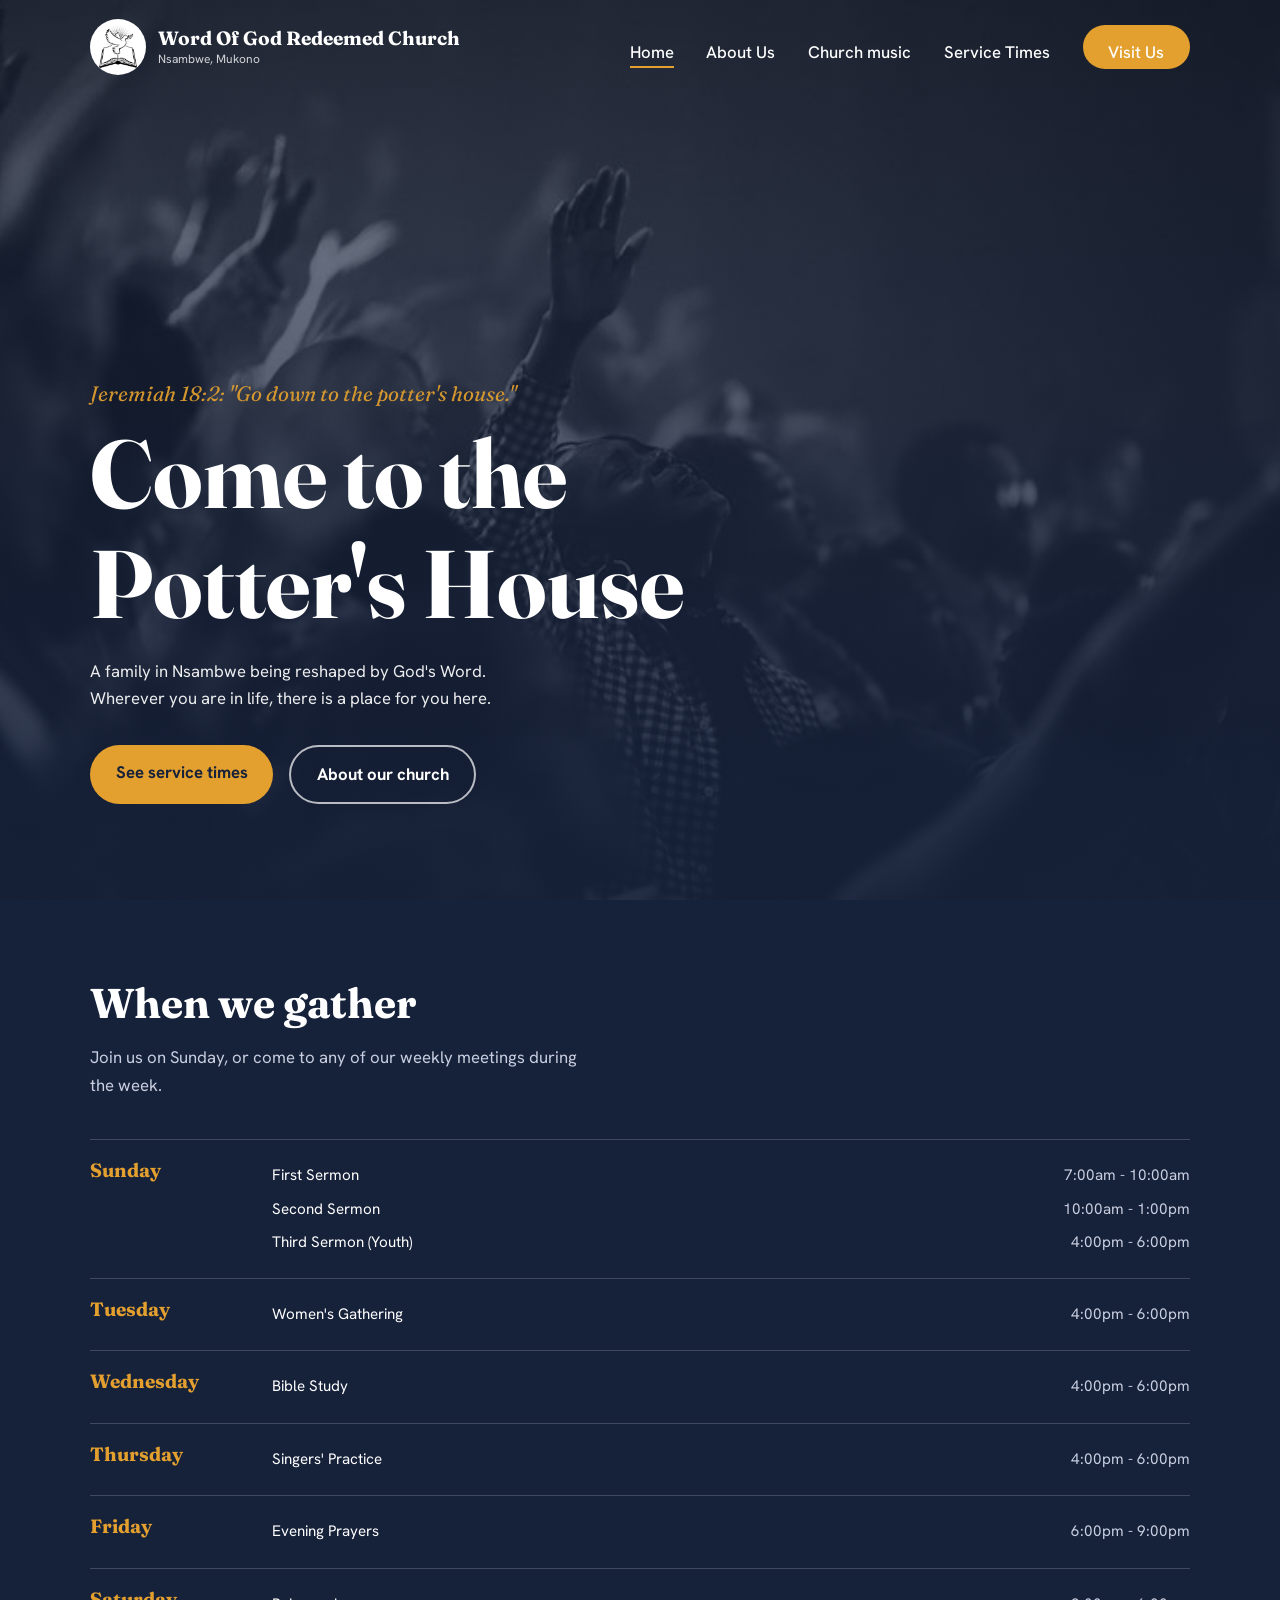
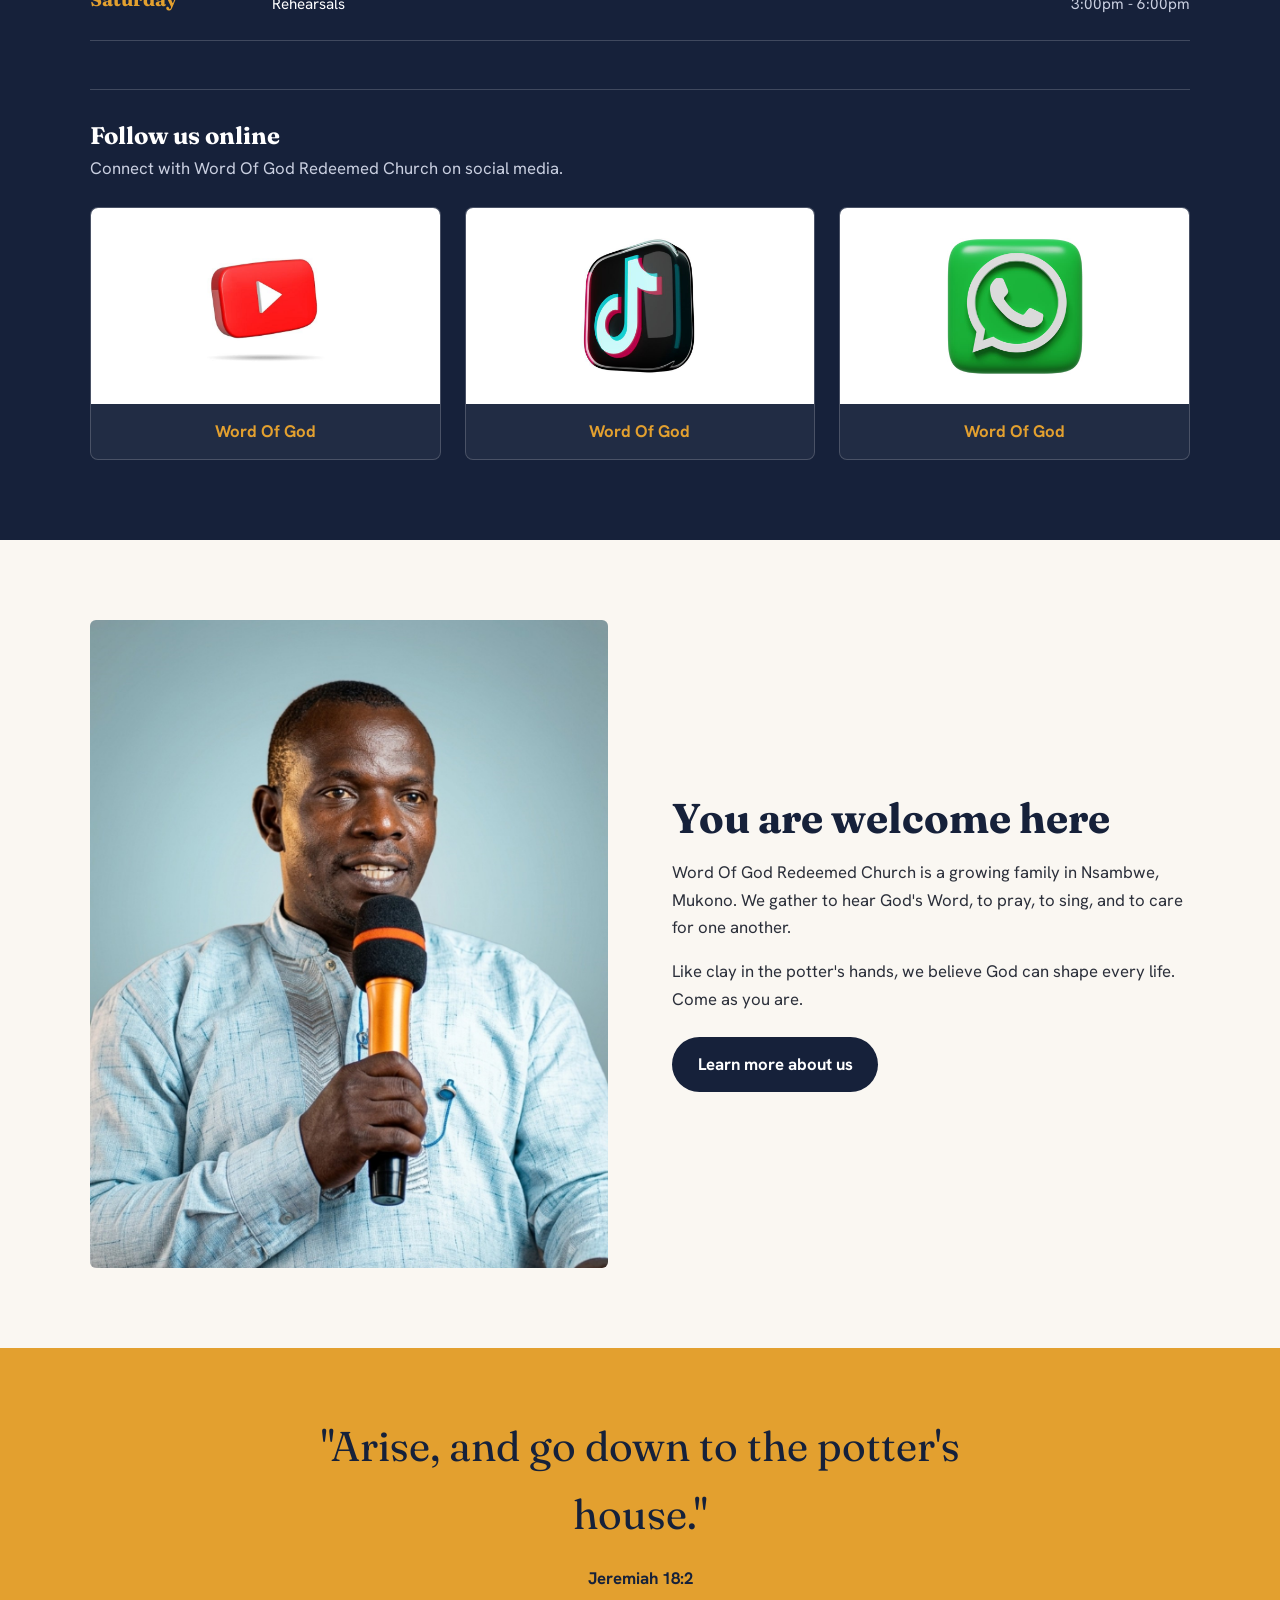
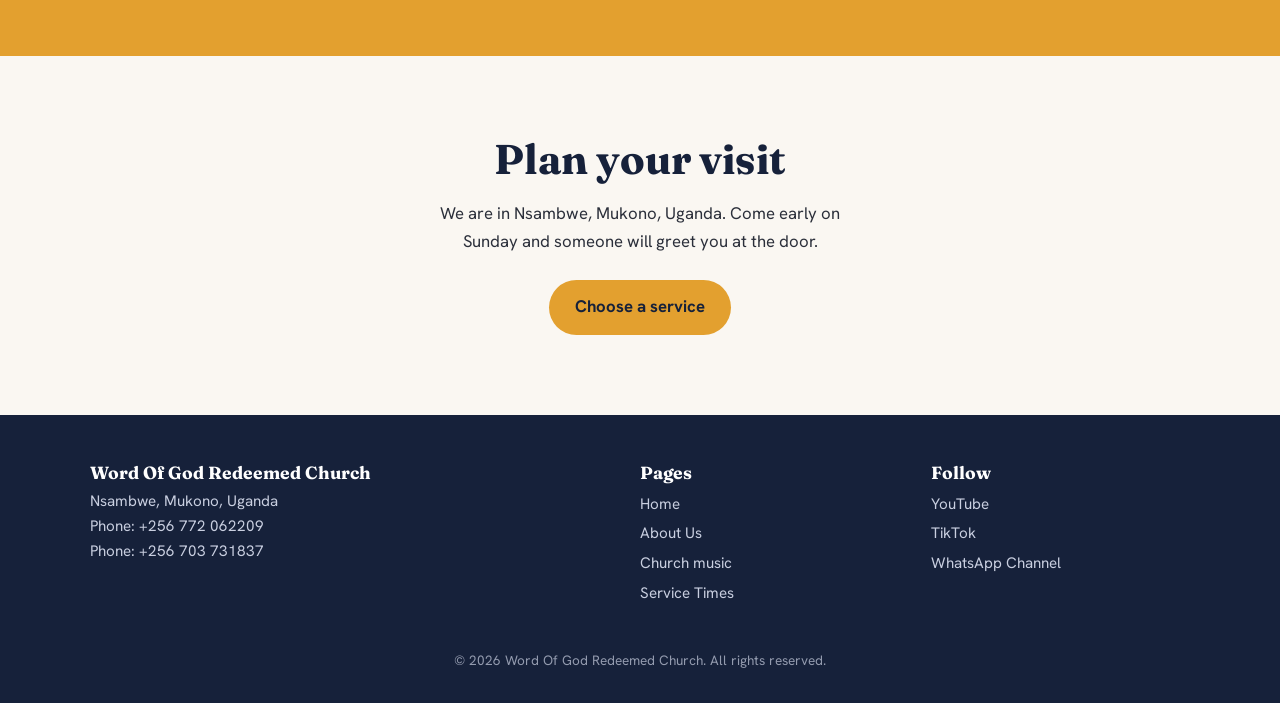
<file: index.html>
<!DOCTYPE html>
<html lang="en">
<head>
<meta charset="UTF-8">
<meta name="viewport" content="width=device-width, initial-scale=1">
<title>Word of God Redeemed Church Nsambwe | Home</title>

<head>
    <meta charset="UTF-8">
    <meta name="viewport" content="width=device-width, initial-scale=1.0">

    <title>Word of God Redeemed Church Nsambwe | Home</title>

    <meta name="description" content="Welcome to Word of God Redeemed Church Nsambwe, Mukono, Uganda. Discover our worship services, Bible teaching, prayer meetings, church activities, and Christian fellowship.">

    <meta name="robots" content="index, follow">

    <!-- Replace these URLs with your actual GitHub Pages URLs -->
    <link rel="canonical"
          href="https://tcgtech.github.io/WordofGodNsambweUg/">

    <!-- Social media sharing -->
    <meta property="og:type" content="website">
    <meta property="og:site_name"
          content="Word of God Redeemed Church Nsambwe">
    <meta property="og:title"
          content="Word of God Redeemed Church Nsambwe">
    <meta property="og:description"
          content="Join us for worship, prayer, Bible teaching, and Christian fellowship in Nsambwe, Mukono, Uganda.">
    <meta property="og:url"
          content="https://YOUR-USERNAME.github.io/YOUR-REPOSITORY/">
    <meta property="og:image"
          content="https://YOUR-USERNAME.github.io/YOUR-REPOSITORY/images/church-cover.jpg">

    <!-- Keep your existing CSS links and other head elements here -->

<link rel="preconnect" href="https://fonts.googleapis.com">
<link rel="preconnect" href="https://fonts.gstatic.com" crossorigin>
<link href="https://fonts.googleapis.com/css2?family=Fraunces:ital,wght@0,600;0,700;1,400&family=Hanken+Grotesk:wght@400;500;700&display=swap" rel="stylesheet">
<link rel="stylesheet" href="style.css">
</head>
<body>
<header class="site-header">
  <div class="wrap">
    <a href="index.html" class="logo"><img class="logo-mark" src="images/logo.png" alt=""><span>Word Of God Redeemed Church<small>Nsambwe, Mukono</small></span></a>
    <input type="checkbox" id="menu-toggle">
    <label for="menu-toggle" class="menu-btn">Menu</label>
    <nav class="nav">
      <a href="index.html" class="active">Home</a>
      <a href="about.html">About Us</a>
      <a href="music.html">Church music</a>
      <a href="index.html#times">Service Times</a>
      <a href="index.html#visit" class="btn">Visit Us</a>
    </nav>
  </div>
</header>
<main>
  <section class="hero">
    <div class="wrap">
      <p class="verse">Jeremiah 18:2: "Go down to the potter's house."</p>
      <h1>Come to the Potter's House</h1>
      <p>A family in Nsambwe being reshaped by God's Word. Wherever you are in life, there is a place for you here.</p>
      <div class="actions">
        <a href="#times" class="btn">See service times</a>
        <a href="about.html" class="btn ghost">About our church</a>
      </div>
    </div>
  </section>

  <section class="times" id="times">
    <div class="wrap">
      <h2>When we gather</h2>
      <p class="intro">Join us on Sunday, or come to any of our weekly meetings during the week.</p>
      <div class="day"><h3>Sunday</h3><div>
        <div class="slot"><span>First Sermon</span><span>7:00am - 10:00am</span></div>
        <div class="slot"><span>Second Sermon</span><span>10:00am - 1:00pm</span></div>
        <div class="slot"><span>Third Sermon (Youth)</span><span>4:00pm - 6:00pm</span></div></div></div>
      <div class="day"><h3>Tuesday</h3><div><div class="slot"><span>Women's Gathering</span><span>4:00pm - 6:00pm</span></div></div></div>
      <div class="day"><h3>Wednesday</h3><div><div class="slot"><span>Bible Study</span><span>4:00pm - 6:00pm</span></div></div></div>
      <div class="day"><h3>Thursday</h3><div><div class="slot"><span>Singers' Practice</span><span>4:00pm - 6:00pm</span></div></div></div>
      <div class="day"><h3>Friday</h3><div><div class="slot"><span>Evening Prayers</span><span>6:00pm - 9:00pm</span></div></div></div>
      <div class="day last-day"><h3>Saturday</h3><div><div class="slot"><span>Rehearsals</span><span>3:00pm - 6:00pm</span></div></div></div>

      <div class="social-links">
        <h3>Follow us online</h3>
        <p>Connect with Word Of God Redeemed Church on social media.</p>
        <div class="social-grid">
          <article class="social-card">
            <div class="social-image youtube" role="img" aria-label="YouTube logo"></div>
            <a href="https://youtube.com/@wordofgodnsambwe?si=QxePmT9dFE-jWxtB" aria-label="Word Of God YouTube Channel">Word Of God</a>
          </article>
          <article class="social-card">
            <div class="social-image tiktok" role="img" aria-label="TikTok image placeholder"></div>
            <a href="https://www.tiktok.com/@wordofgodnsambwe?is_from_webapp=1&sender_device=pc" aria-label="Word Of God TikTok Channel">Word Of God</a>
          </article>
          <article class="social-card">
            <div class="social-image whatsapp" role="img" aria-label="WhatsApp Channel image placeholder"></div>
            <a href="https://whatsapp.com/channel/0029VbBq7a1LI8YUwOpZNF3e" aria-label="Word Of God WhatsApp Channel">Word Of God</a>
          </article>
        </div>
      </div>
    </div>
  </section>

  <section>
    <div class="wrap split">
      <div class="photo" role="img" aria-label="Church congregation (replace images/welcome.jpg)"></div>
      <div>
        <h2>You are welcome here</h2>
        <p>Word Of God Redeemed Church is a growing family in Nsambwe, Mukono. We gather to hear God's Word, to pray, to sing, and to care for one another.</p>
        <p>Like clay in the potter's hands, we believe God can shape every life. Come as you are.</p>
        <a href="about.html" class="btn">Learn more about us</a>
      </div>
    </div>
  </section>

  <section class="scripture">
    <div class="wrap">
      <blockquote>"Arise, and go down to the potter's house."</blockquote>
      <cite>Jeremiah 18:2</cite>
    </div>
  </section>

  <section class="visit" id="visit">
    <div class="wrap">
      <h2>Plan your visit</h2>
      <p>We are in Nsambwe, Mukono, Uganda. Come early on Sunday and someone will greet you at the door.</p>
      <a href="#times" class="btn">Choose a service</a>
    </div>
  </section>
</main>
<footer class="site-footer">
  <div class="wrap">
    <div><h3>Word Of God Redeemed Church</h3><p>Nsambwe, Mukono, Uganda<br>Phone: +256 772 062209<br>Phone: +256 703 731837</p></div>
    <div><h3>Pages</h3><a href="index.html">Home</a><a href="about.html">About Us</a><a href="music.html">Church music</a><a href="index.html#times">Service Times</a></div>
    <div><h3>Follow</h3><a href="https://youtube.com/@wordofgodnsambwe?si=QxePmT9dFE-jWxtB">YouTube</a><a href="https://www.tiktok.com/@wordofgodnsambwe?is_from_webapp=1&sender_device=pc">TikTok</a><a href="https://whatsapp.com/channel/0029VbBq7a1LI8YUwOpZNF3e">WhatsApp Channel</a></div>
  </div>
  <p class="copy">&copy; 2026 Word Of God Redeemed Church. All rights reserved.</p>
</footer>
<script src="scroll-reveal.js"></script>
</body>
</html>
</file>
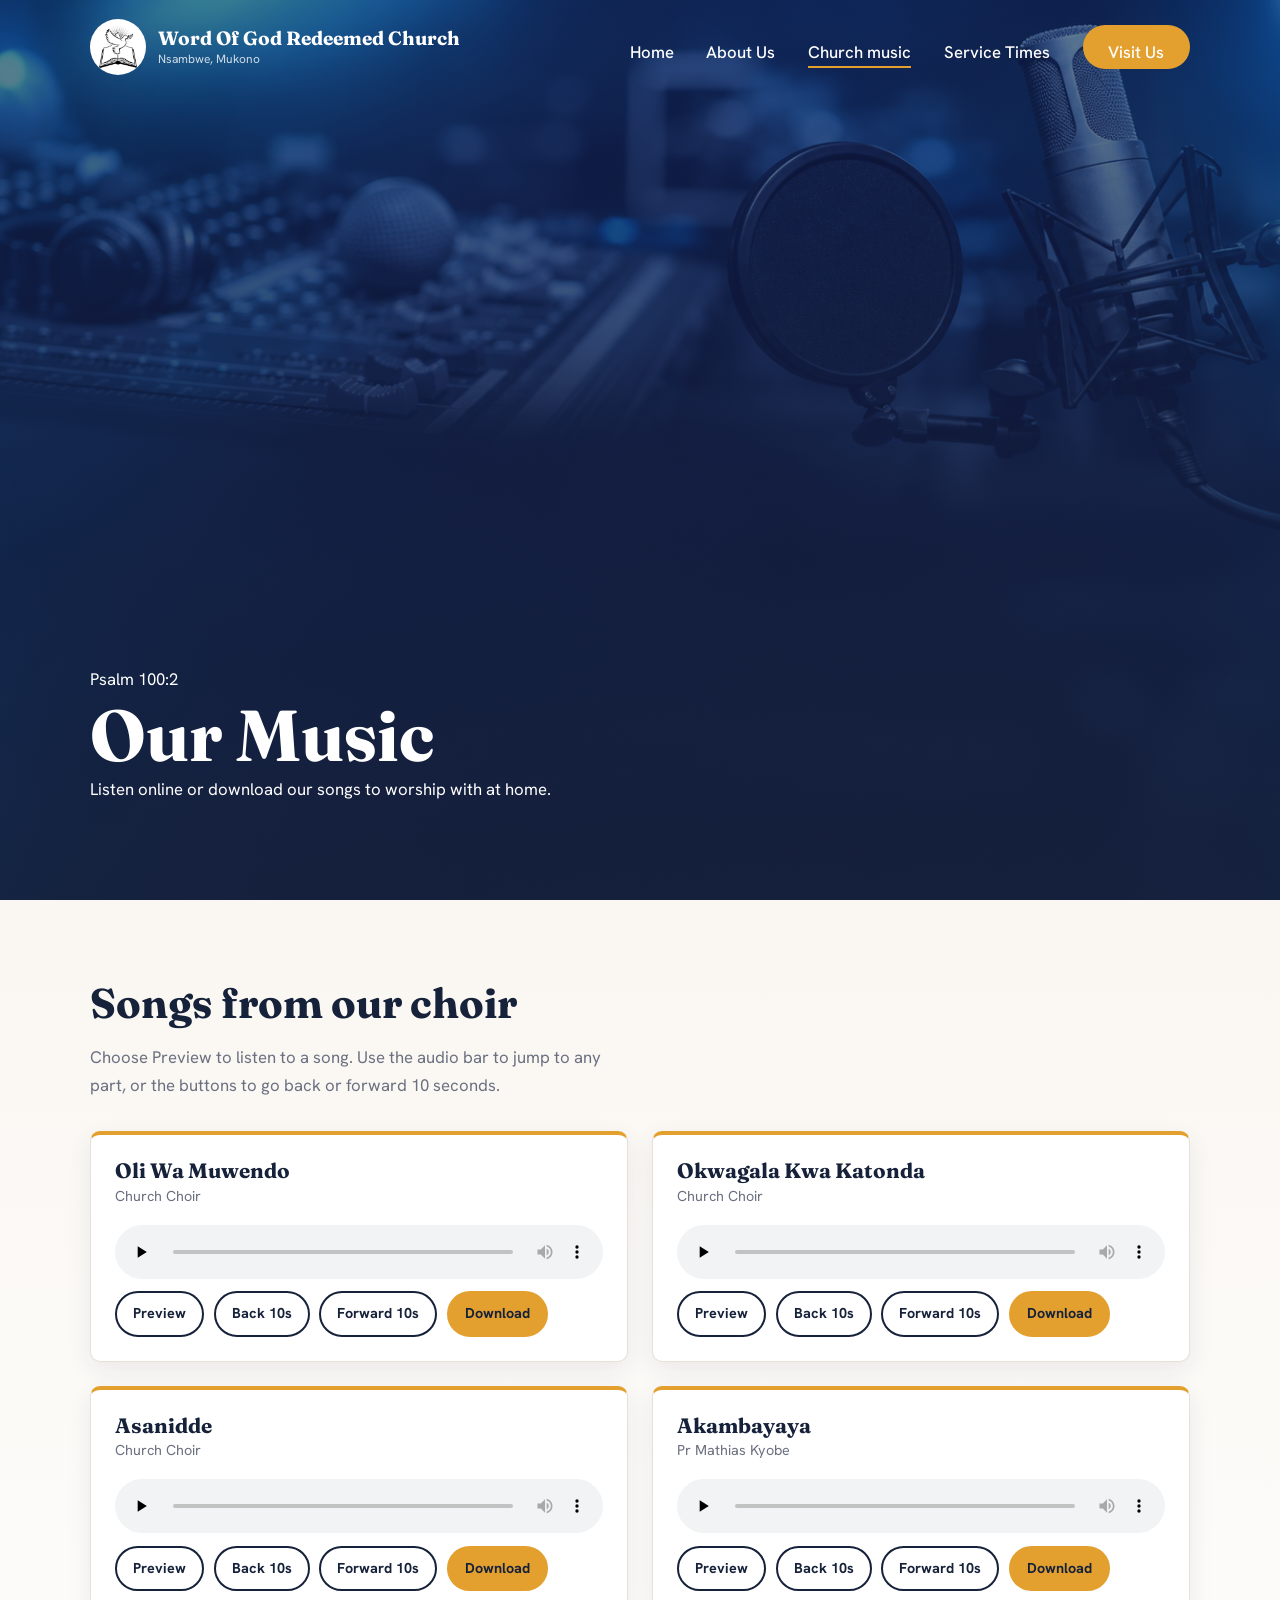
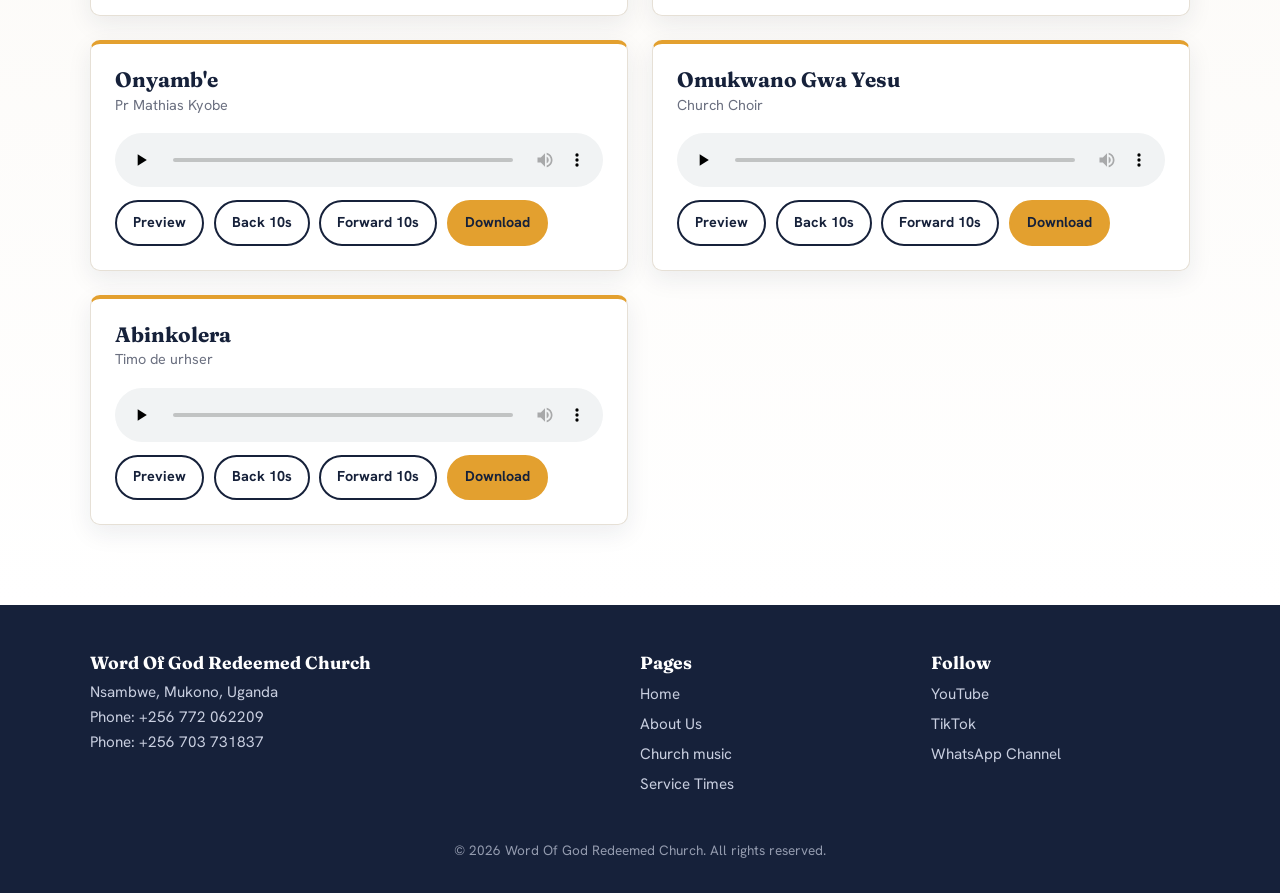
<file: music.html>
<!DOCTYPE html>
<html lang="en">
<head>
<meta charset="UTF-8">
<meta name="viewport" content="width=device-width, initial-scale=1">
<title>Our Music | Word of God Nsambwe</title>
 <meta name="description" content="Welcome to Word of God Redeemed Church Nsambwe, Mukono, Uganda. Discover our worship services, Bible teaching, prayer meetings, church activities, and Christian fellowship.">

    <meta name="robots" content="index, follow">

    <!-- Replace these URLs with your actual GitHub Pages URLs -->
    <link rel="canonical"
          href="https://tcgtech.github.io/WordofGodNsambweUg/">

    <!-- Social media sharing -->
    <meta property="og:type" content="website">
    <meta property="og:site_name"
          content="Word of God Redeemed Church Nsambwe">
    <meta property="og:title"
          content="Word of God Redeemed Church Nsambwe">
    <meta property="og:description"
          content="Join us for worship, prayer, Bible teaching, and Christian fellowship in Nsambwe, Mukono, Uganda.">
    <meta property="og:url"
          content="https://YOUR-USERNAME.github.io/YOUR-REPOSITORY/">
    <meta property="og:image"
          content="https://YOUR-USERNAME.github.io/YOUR-REPOSITORY/images/church-cover.jpg">

    <!-- Keep your existing CSS links and other head elements here -->

<link rel="preconnect" href="https://fonts.googleapis.com">
<link rel="preconnect" href="https://fonts.gstatic.com" crossorigin>
<link href="https://fonts.googleapis.com/css2?family=Fraunces:ital,wght@0,600;0,700;1,400&family=Hanken+Grotesk:wght@400;500;700&display=swap" rel="stylesheet">
<link rel="stylesheet" href="style.css">
</head>
<body>
<header class="site-header">
  <div class="wrap">
    <a href="index.html" class="logo"><img class="logo-mark" src="images/logo.png" alt=""><span>Word Of God Redeemed Church<small>Nsambwe, Mukono</small></span></a>
    <input type="checkbox" id="menu-toggle">
    <label for="menu-toggle" class="menu-btn">Menu</label>
    <nav class="nav">
      <a href="index.html">Home</a>
      <a href="about.html">About Us</a>
      <a href="music.html" class="active">Church music</a>
      <a href="index.html#times">Service Times</a>
      <a href="index.html#visit" class="btn">Visit Us</a>
    </nav>
  </div>
</header>
<main>
  <section class="hero2 page-hero">
    <div class="wrap">
      <p class="verse">Psalm 100:2</p>
      <h1 style="color: white;">Our Music</h1>
      <p>Listen online or download our songs to worship with at home.</p>
    </div>
  </section>

  <section class="music-section">
    <div class="wrap">
      <h2>Songs from our choir</h2>
      <p class="music-intro">Choose Preview to listen to a song. Use the audio bar to jump to any part, or the buttons to go back or forward 10 seconds.</p>
      <div class="music-list">

      <article class="song">
        <h3>Oli Wa Muwendo</h3>
        <p class="meta">Church Choir</p>
        <audio controls preload="none" src="music/OLI%20WA%20MUWENDO%20F.mp3">Your browser does not support audio.</audio>
        <div class="controls">
          <button type="button" data-preview>Preview</button>
          <button type="button" data-skip="-10">Back 10s</button>
          <button type="button" data-skip="10">Forward 10s</button>
          <a class="download" href="music/OLI%20WA%20MUWENDO%20F.mp3" download>Download</a>
        </div>
        <p class="preview-status" aria-live="polite"></p>
      </article>

      <article class="song">
        <h3>Okwagala Kwa Katonda</h3>
        <p class="meta">Church Choir</p>
        <audio controls preload="none" src="music/OKWAGALA%20KWA%20KATONDA%20FF.mp3">Your browser does not support audio.</audio>
        <div class="controls">
          <button type="button" data-preview>Preview</button>
          <button type="button" data-skip="-10">Back 10s</button>
          <button type="button" data-skip="10">Forward 10s</button>
          <a class="download" href="music/OKWAGALA%20KWA%20KATONDA%20FF.mp3" download>Download</a>
        </div>
        <p class="preview-status" aria-live="polite"></p>
      </article>

      <article class="song">
        <h3>Asanidde</h3>
        <p class="meta">Church Choir</p>
        <audio controls preload="none" src="music/ASANIDDE%20.mp3">Your browser does not support audio.</audio>
        <div class="controls">
          <button type="button" data-preview>Preview</button>
          <button type="button" data-skip="-10">Back 10s</button>
          <button type="button" data-skip="10">Forward 10s</button>
          <a class="download" href="music/ASANIDDE%20.mp3" download>Download</a>
        </div>
        <p class="preview-status" aria-live="polite"></p>
      </article>

      <article class="song">
        <h3>Akambayaya</h3>
        <p class="meta">Pr Mathias Kyobe</p>
        <audio controls preload="none" src="music/AKAMBAYAYA%20FF.mp3">Your browser does not support audio.</audio>
        <div class="controls">
          <button type="button" data-preview>Preview</button>
          <button type="button" data-skip="-10">Back 10s</button>
          <button type="button" data-skip="10">Forward 10s</button>
          <a class="download" href="music/AKAMBAYAYA%20FF.mp3" download>Download</a>
        </div>
        <p class="preview-status" aria-live="polite"></p>
      </article>

      <article class="song">
        <h3>Onyamb'e</h3>
        <p class="meta">Pr Mathias Kyobe</p>
        <audio controls preload="none" src="music/%20ONYAMBE%5B%20PR%20MATHIAS%20KYOBE%5D.mp3">Your browser does not support audio.</audio>
        <div class="controls">
          <button type="button" data-preview>Preview</button>
          <button type="button" data-skip="-10">Back 10s</button>
          <button type="button" data-skip="10">Forward 10s</button>
          <a class="download" href="music/%20ONYAMBE%5B%20PR%20MATHIAS%20KYOBE%5D.mp3" download>Download</a>
        </div>
        <p class="preview-status" aria-live="polite"></p>
      </article>

      <article class="song">
        <h3>Omukwano Gwa Yesu</h3>
        <p class="meta">Church Choir</p>
        <audio controls preload="none" src="music/%20OMUKWANO%20GWA%20YESU.mp3">Your browser does not support audio.</audio>
        <div class="controls">
          <button type="button" data-preview>Preview</button>
          <button type="button" data-skip="-10">Back 10s</button>
          <button type="button" data-skip="10">Forward 10s</button>
          <a class="download" href="music/%20OMUKWANO%20GWA%20YESU.mp3" download>Download</a>
        </div>
        <p class="preview-status" aria-live="polite"></p>
      </article>

      <article class="song">
        <h3>Abinkolera</h3>
        <p class="meta">Timo de urhser</p>
        <audio controls preload="none" src="music/ABINKOLERA.mp3">Your browser does not support audio.</audio>
        <div class="controls">
          <button type="button" data-preview>Preview</button>
          <button type="button" data-skip="-10">Back 10s</button>
          <button type="button" data-skip="10">Forward 10s</button>
          <a class="download" href="music/ABINKOLERA.mp3" download>Download</a>
        </div>
        <p class="preview-status" aria-live="polite"></p>
      </article>

      <!-- ===== ADD A NEW SONG: copy one whole <article> block above, paste it here,
           then change the title, the description and the file name (3 places). ===== -->
      </div>
    </div>
  </section>
</main>
<footer class="site-footer">
  <div class="wrap">
    <div><h3>Word Of God Redeemed Church</h3><p>Nsambwe, Mukono, Uganda<br>Phone: +256 772 062209<br>Phone: +256 703 731837</p></div>
    <div><h3>Pages</h3><a href="index.html">Home</a><a href="about.html">About Us</a><a href="music.html">Church music</a><a href="index.html#times">Service Times</a></div>
    <div><h3>Follow</h3><a href="https://youtube.com/@wordofgodnsambwe?si=QxePmT9dFE-jWxtB">YouTube</a><a href="https://www.tiktok.com/@wordofgodnsambwe?is_from_webapp=1&sender_device=pc">TikTok</a><a href="https://whatsapp.com/channel/0029VbBq7a1LI8YUwOpZNF3e">WhatsApp Channel</a></div>
  </div>
  <p class="copy">&copy; 2026 Word Of God Redeemed Church. All rights reserved.</p>
</footer>
<script src="player.js"></script>
<script src="scroll-reveal.js"></script>
</body>
</html>
</file>
<file: style.css>
/* ===== Word Of God Redeemed Church ===== */
:root{
  --ink:#16213a; --ink-soft:#243156; --glaze:#e3a02f; --bone:#faf7f2;
  --clay:#8a4524; --text:#2b2f3a; --muted:#6b7080; --line:#e6e0d6;
  --serif:'Fraunces',Georgia,serif; --sans:'Hanken Grotesk',Arial,sans-serif;
}
*{box-sizing:border-box;margin:0;padding:0}
html{scroll-behavior:smooth}
body{font-family:var(--sans);color:var(--text);background:var(--bone);line-height:1.65;font-size:1.05rem}
img{max-width:100%;display:block}
a{color:inherit}
:focus-visible{outline:3px solid var(--glaze);outline-offset:3px}
h1,h2,h3{font-family:var(--serif);line-height:1.15;color:var(--ink)}
h2{font-size:clamp(1.8rem,4vw,2.6rem);margin-bottom:1rem}
h3{font-size:1.3rem;margin-bottom:.4rem}
.wrap{width:min(1100px,92%);margin-inline:auto}
section{padding:5rem 0}

/* ---- Header / nav (no JavaScript needed) ---- */
.site-header{position:absolute;top:0;left:0;right:0;z-index:10}
.site-header .wrap{display:flex;align-items:center;justify-content:space-between;padding:1.2rem 0}
.logo{display:flex;align-items:center;gap:.75rem;font-family:var(--serif);font-weight:700;font-size:1.2rem;color:#fff;text-decoration:none;line-height:1.1}
.logo-mark{width:56px;height:56px;flex:none;object-fit:cover;border-radius:50%}
.logo small{display:block;font-family:var(--sans);font-weight:400;font-size:.75rem;opacity:.8;margin-top:.2rem}
.nav a{color:#fff;text-decoration:none;margin-left:1.8rem;font-weight:500;padding-bottom:.2rem;border-bottom:2px solid transparent}
.nav a:hover,.nav a.active{border-color:var(--glaze)}
.nav .btn{margin-left:1.8rem;border-bottom:0}
#menu-toggle,.menu-btn{display:none}

/* ---- Buttons ---- */
.btn{display:inline-block;background:var(--glaze);color:var(--ink);padding:.85rem 1.6rem;border-radius:999px;font-weight:700;text-decoration:none;transition:background .2s}
.btn:hover{background:#f0b94f}
.btn.ghost{background:transparent;color:#fff;border:2px solid rgba(255,255,255,.7)}
.btn.ghost:hover{background:rgba(255,255,255,.12)}

/* ---- Hero ---- */
.hero{min-height:100vh;display:flex;align-items:flex-end;color:#fff;padding:0 0 6rem;
  background:linear-gradient(180deg,rgba(22,33,58,.55),rgba(22,33,58,.92)),
  url(images/hero_background.jpg) center/cover,
  radial-gradient(circle at 70% 30%,#4a3a5e,var(--ink))}
.hero h1{color:#fff;font-size:clamp(2.8rem,8vw,6rem);max-width:12ch;margin-bottom:1.2rem}
.hero .verse{font-family:var(--serif);font-style:italic;font-size:1.3rem;color:var(--glaze);margin-bottom:.4rem}
.hero p{max-width:50ch;margin-bottom:2rem;opacity:.92}
.hero .actions{display:flex;gap:1rem;flex-wrap:wrap}
.page-hero{min-height:55vh;padding-bottom:4rem}
.page-hero h1{font-size:clamp(2.4rem,6vw,4.5rem)}

.hero2{min-height:100vh;display:flex;align-items:flex-end;color:#fff;padding:0 0 6rem;
  background:linear-gradient(180deg,rgba(22,33,58,.55),rgba(22,33,58,.92)),
  url(images/music.png) center/cover,
  radial-gradient(circle at 70% 30%,#4a3a5e,var(--ink))}

.hero1{min-height:100vh;display:flex;align-items:flex-end;color:#fff;padding:0 0 6rem;
  background:linear-gradient(180deg,rgba(22,33,58,.55),rgba(22,33,58,.92)),
  url(images/about_us.jpg) center/cover,
  radial-gradient(circle at 70% 30%,#4a3a5e,var(--ink))}
.hero1 h1{color:#fff;font-size:clamp(2.8rem,8vw,6rem);max-width:12ch;margin-bottom:1.2rem}
.hero1 .verse{font-family:var(--serif);font-style:italic;font-size:1.3rem;color:var(--glaze);margin-bottom:.4rem}
.hero1 p{max-width:50ch;margin-bottom:2rem;opacity:.92}
.hero .actions{display:flex;gap:1rem;flex-wrap:wrap}

/* ---- Service times ---- */
.times{background:var(--ink);color:#fff}
.times h2{color:#fff}
.times .intro{color:#c9cfe0;max-width:55ch;margin-bottom:2.5rem}
.day{display:grid;grid-template-columns:150px 1fr;gap:1rem 2rem;padding:1.2rem 0;border-top:1px solid rgba(255,255,255,.18);font-size:.95rem}
.day.last-day{border-bottom:1px solid rgba(255,255,255,.18)}
.day h3{color:var(--glaze);font-size:1.2rem}
.slot{display:flex;justify-content:space-between;gap:1rem;padding:.25rem 0}
.slot span:last-child{color:#c9cfe0;white-space:nowrap}
.social-links{margin-top:3rem;padding-top:2rem;border-top:1px solid rgba(255,255,255,.18)}
.social-links h3{color:#fff;font-size:1.5rem;margin-bottom:.35rem}
.social-links>p{color:#c9cfe0;margin-bottom:1.5rem}
.social-grid{display:grid;grid-template-columns:repeat(3,minmax(0,1fr));gap:1.5rem}
.social-card{overflow:hidden;border:1px solid rgba(255,255,255,.18);border-radius:8px;background:rgba(255,255,255,.05);text-align:center;transition:transform .25s ease,box-shadow .25s ease}
.social-card:hover,.social-card:focus-within{transform:translateY(-6px);box-shadow:0 12px 28px rgba(0,0,0,.3)}
.social-image{position:relative;isolation:isolate;aspect-ratio:16/9;display:grid;place-items:center;color:#fff;font-size:2rem;font-weight:700;letter-spacing:.05em}
.social-image::after{content:"";position:absolute;inset:0;z-index:1;background:linear-gradient(135deg,rgba(22,33,58,.05),rgba(22,33,58,.6));opacity:0;transition:opacity .25s ease;pointer-events:none}
.social-card:hover .social-image::after,.social-card:focus-within .social-image::after{opacity:1}
.social-image.youtube{background:#fff url("images/YouTube_logo.jpg") center/contain no-repeat}
.social-image.tiktok{background:#fff url("images/tiktok.jpg") center/contain no-repeat}
.social-image.whatsapp{background:#fff url("images/WhatsApp.jpg") center/contain no-repeat}
.social-card a{display:block;padding:.85rem 1rem;color:var(--glaze);font-weight:700;text-decoration:none}
.social-card a:hover{padding:.85rem 1rem;color:#fff;background:rgba(255,255,255,.12);transition:background .4s}
.social-card a:hover{color:#b3ff00}

/* ---- Welcome / split ---- */
.split{display:grid;grid-template-columns:1fr 1fr;gap:4rem;align-items:center}
.photo{aspect-ratio:4/5;border-radius:6px;background:
  url('images/pastor.png') center/cover,linear-gradient(160deg,var(--clay),var(--ink-soft))}
.split p+p{margin-top:1rem}
.split .btn{margin-top:1.5rem;background:var(--ink);color:#fff}
.split .btn:hover{background:var(--ink-soft)}

/* ---- Scripture band ---- */
.scripture{background:var(--glaze);text-align:center;padding:4rem 0}
.scripture blockquote{font-family:var(--serif);font-size:clamp(1.6rem,4vw,2.6rem);color:var(--ink);max-width:24ch;margin:auto}
.scripture cite{display:block;margin-top:1rem;font-style:normal;font-weight:700;color:var(--ink)}

/* ---- About page ---- */
.values{display:grid;grid-template-columns:repeat(3,1fr);gap:2.5rem;margin-top:2.5rem}
.values div{border-top:3px solid var(--glaze);padding-top:1rem}
.beliefs{background:#fff}
.beliefs ul{list-style:none;max-width:70ch}
.beliefs li{padding:1rem 0;border-bottom:1px solid var(--line)}
.beliefs strong{font-family:var(--serif);color:var(--ink)}

/* ---- Visit / footer ---- */
.visit{background:var(--bone);text-align:center}
.visit p{max-width:50ch;margin:0 auto 1.5rem}
.site-footer{background:var(--ink);color:#c9cfe0;padding:3rem 0 2rem;font-size:.95rem}
.site-footer .wrap{display:grid;grid-template-columns:2fr 1fr 1fr;gap:2rem}
.site-footer h3{color:#fff;font-size:1.1rem}
.site-footer a{text-decoration:none;display:block;padding:.15rem 0}
.site-footer a:hover{color:var(--glaze)}
.copy{text-align:center;margin-top:2.5rem;font-size:.85rem;opacity:.7}

/* ---- Mobile ---- */
@media (max-width:800px){
  section{padding:3.5rem 0}
  .menu-btn{display:block;color:#fff;font-weight:700;cursor:pointer;border:2px solid rgba(255,255,255,.7);padding:.4rem 1rem;border-radius:999px}
  .logo{gap:.5rem;font-size:1rem}
  .logo-mark{width:44px;height:44px}
  .logo small{font-size:.7rem}
  .nav{display:none;position:absolute;top:100%;left:0;right:0;background:var(--ink);padding:1rem 4%;flex-direction:column}
  #menu-toggle:checked ~ .nav{display:flex}
  .nav a,.nav .btn{margin:0;padding:.8rem 0;display:block}
  .nav .btn{text-align:center;margin-top:.5rem}
  .day{grid-template-columns:1fr;gap:.4rem}
  .social-grid{grid-template-columns:1fr}
  .social-image{aspect-ratio:2/1}
  .split,.values,.site-footer .wrap{grid-template-columns:1fr}
  .split{gap:2rem}
  .photo{aspect-ratio:16/10}
}
@media (prefers-reduced-motion:reduce){html{scroll-behavior:auto}*{transition:none!important}}

/* ---- Church music page ---- */
.music-section{background:linear-gradient(180deg,var(--bone),#fff)}
.music-section h2{color:var(--ink)}
.music-intro{max-width:60ch;color:var(--muted);margin-bottom:2rem}
.music-list{display:grid;grid-template-columns:repeat(2,minmax(0,1fr));gap:1.5rem}
.song{background:#fff;border:1px solid var(--line);border-radius:10px;padding:1.5rem;border-top:4px solid var(--glaze);box-shadow:0 8px 24px rgba(22,33,58,.08)}
.song h3{margin-bottom:.1rem}
.song .meta{color:var(--muted);font-size:.9rem;margin-bottom:1rem}
.song audio,.song video{width:100%;border-radius:6px;display:block}
.song video{background:#000;margin-bottom:.5rem}
.song audio{margin-bottom:.5rem}
.controls{display:flex;flex-wrap:wrap;gap:.6rem;margin-top:.8rem}
.controls button,.controls a{font:inherit;font-weight:700;font-size:.9rem;cursor:pointer;text-decoration:none;padding:.55rem 1rem;border-radius:999px;border:2px solid var(--ink);background:transparent;color:var(--ink)}
.controls button:hover{background:var(--ink);color:#fff}
.controls a.download{background:var(--glaze);border-color:var(--glaze)}
.controls a.download:hover{background:#f0b94f;border-color:#f0b94f}
@media (max-width:800px){.music-list{grid-template-columns:1fr}}

/* ---- Scroll reveal ---- */
.scroll-reveal{opacity:0;transform:translateY(24px);transition:opacity .65s ease,transform .65s ease}
.scroll-reveal.is-visible{opacity:1;transform:translateY(0)}
@media (prefers-reduced-motion:reduce){.scroll-reveal,.scroll-reveal.is-visible{opacity:1;transform:none;transition:none}}
</file>
